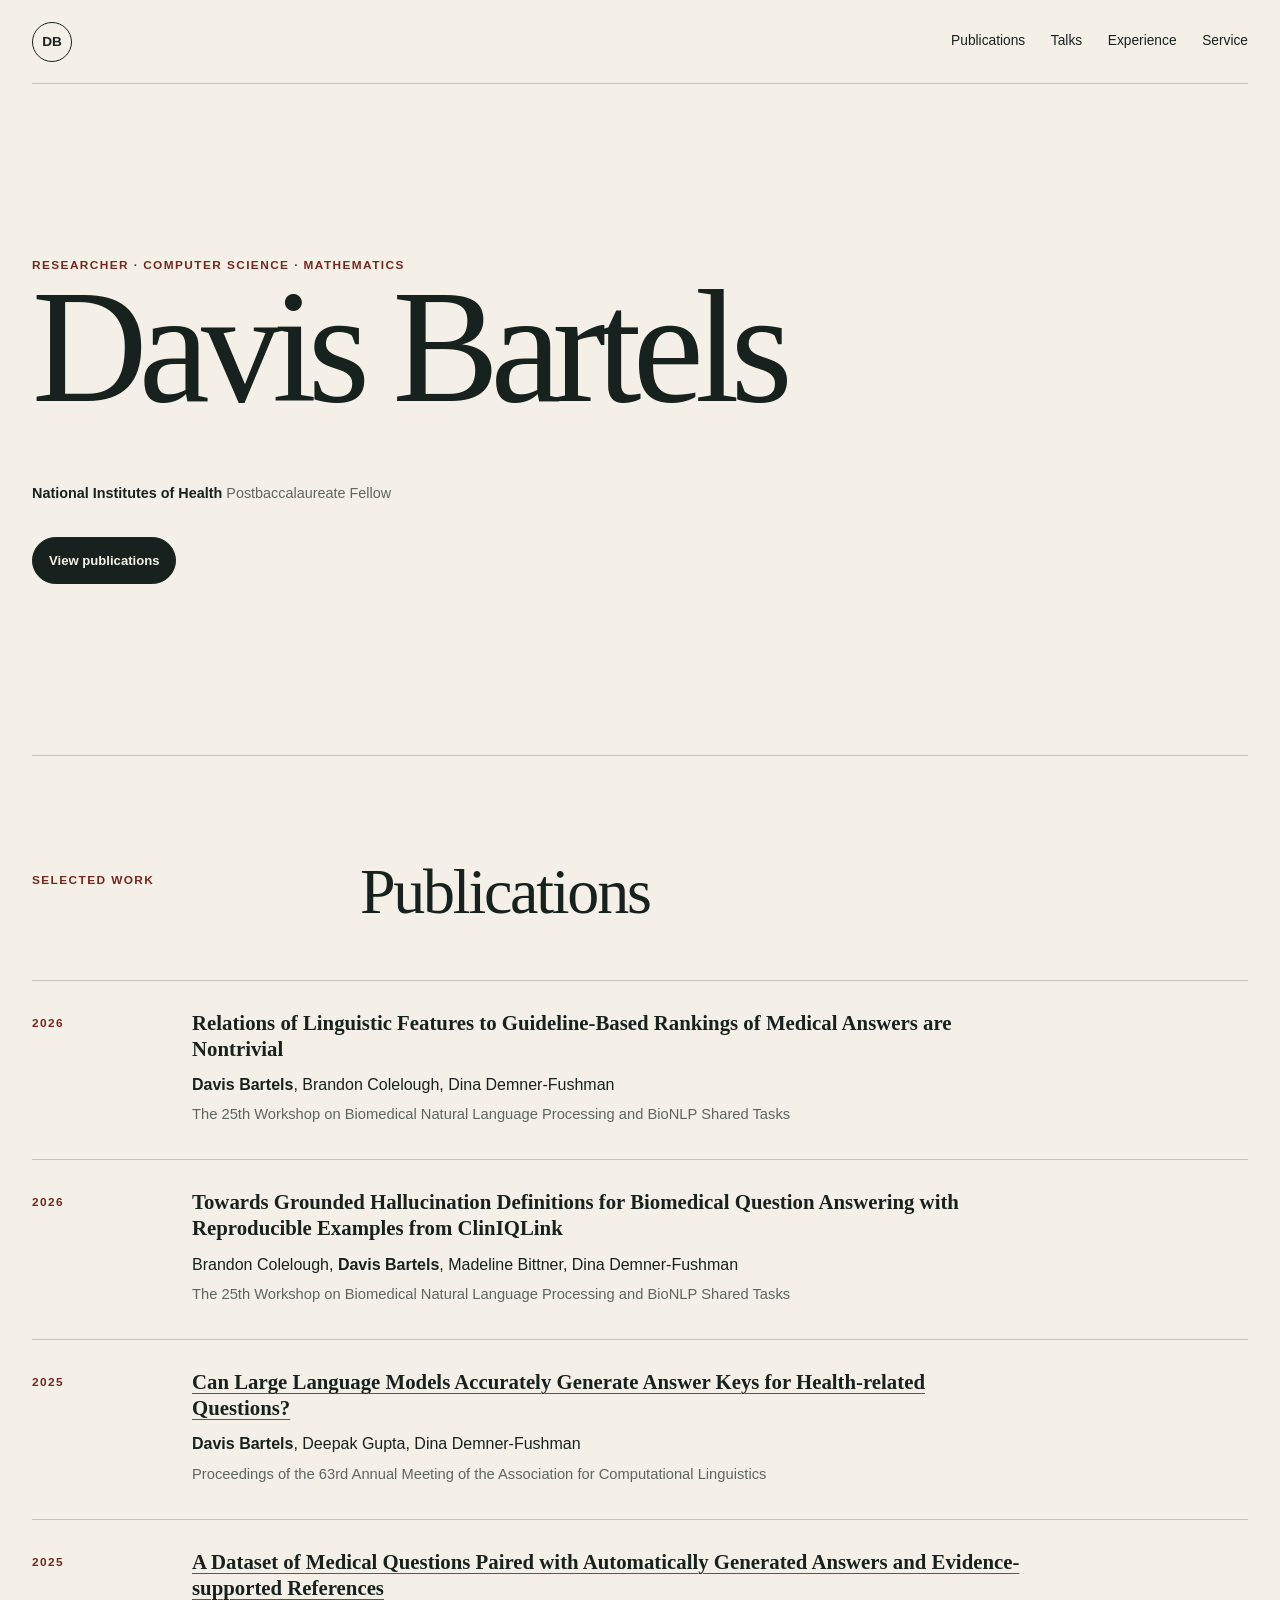
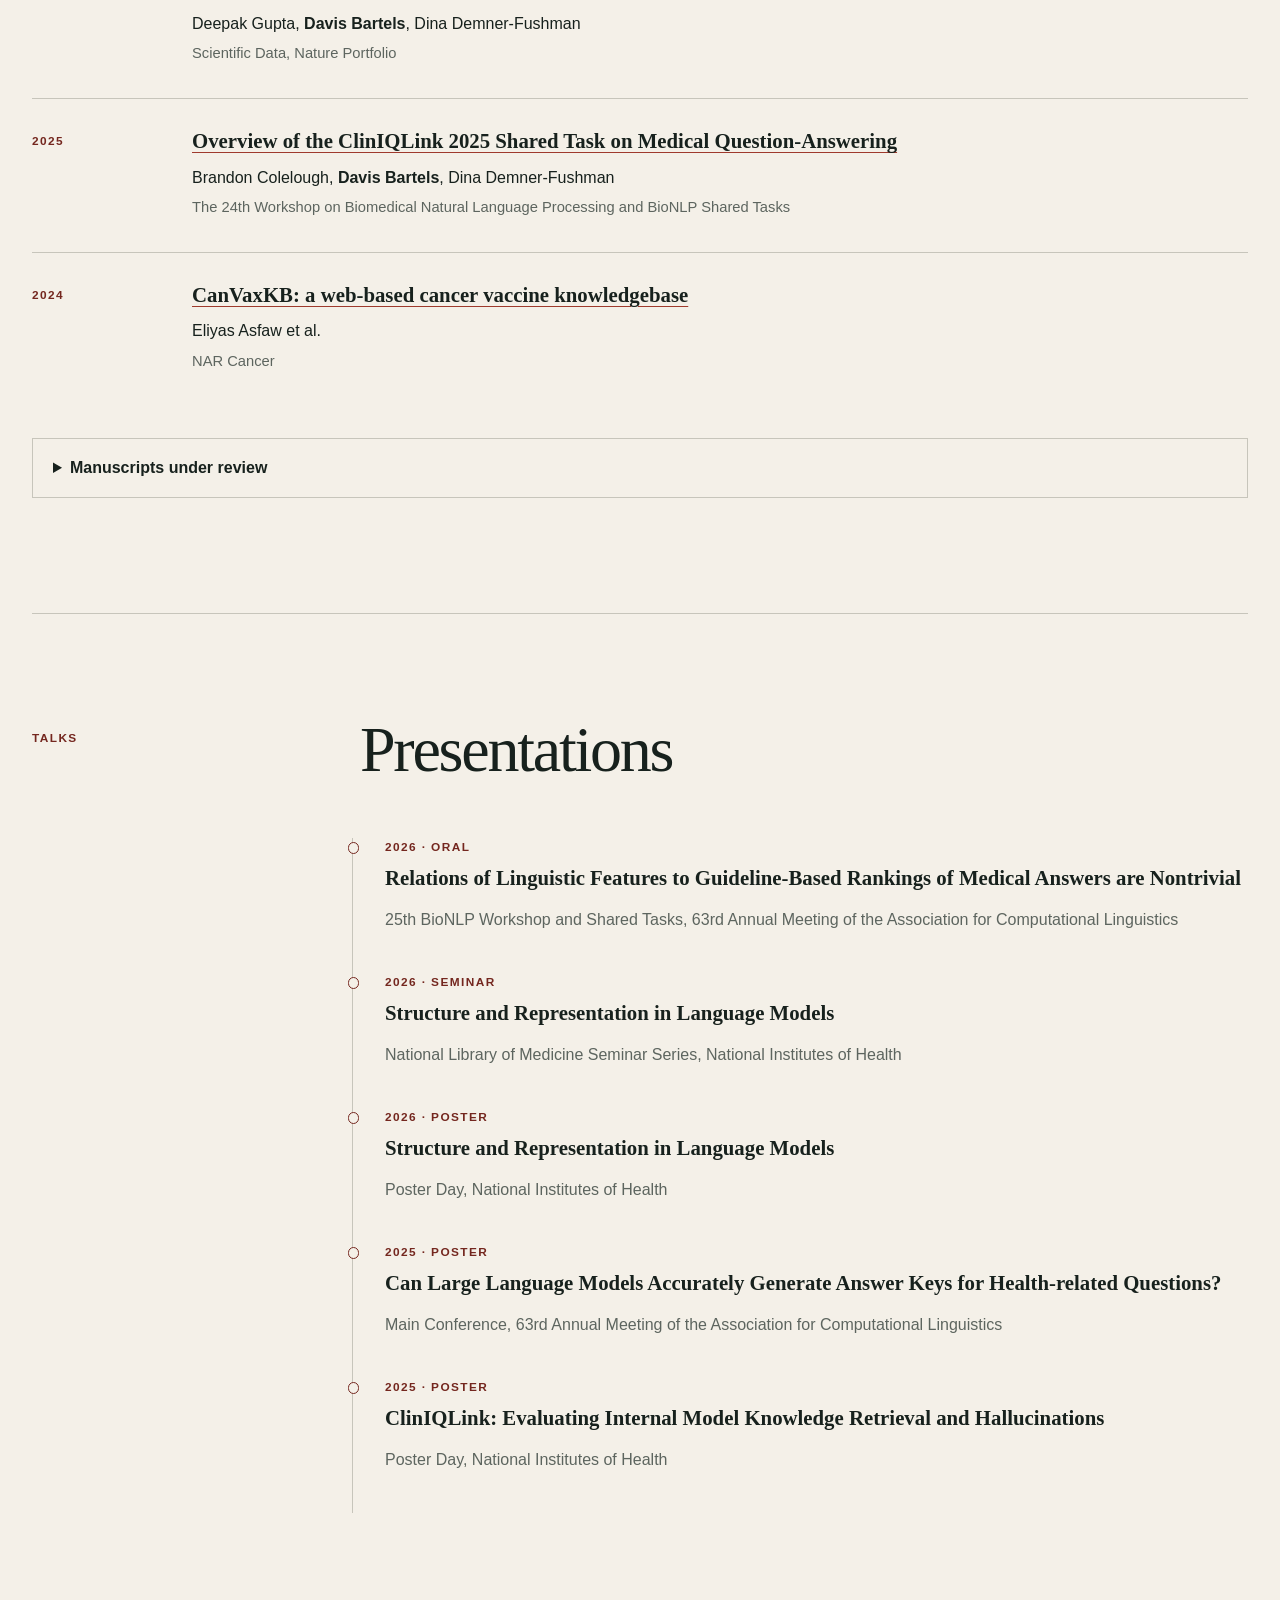
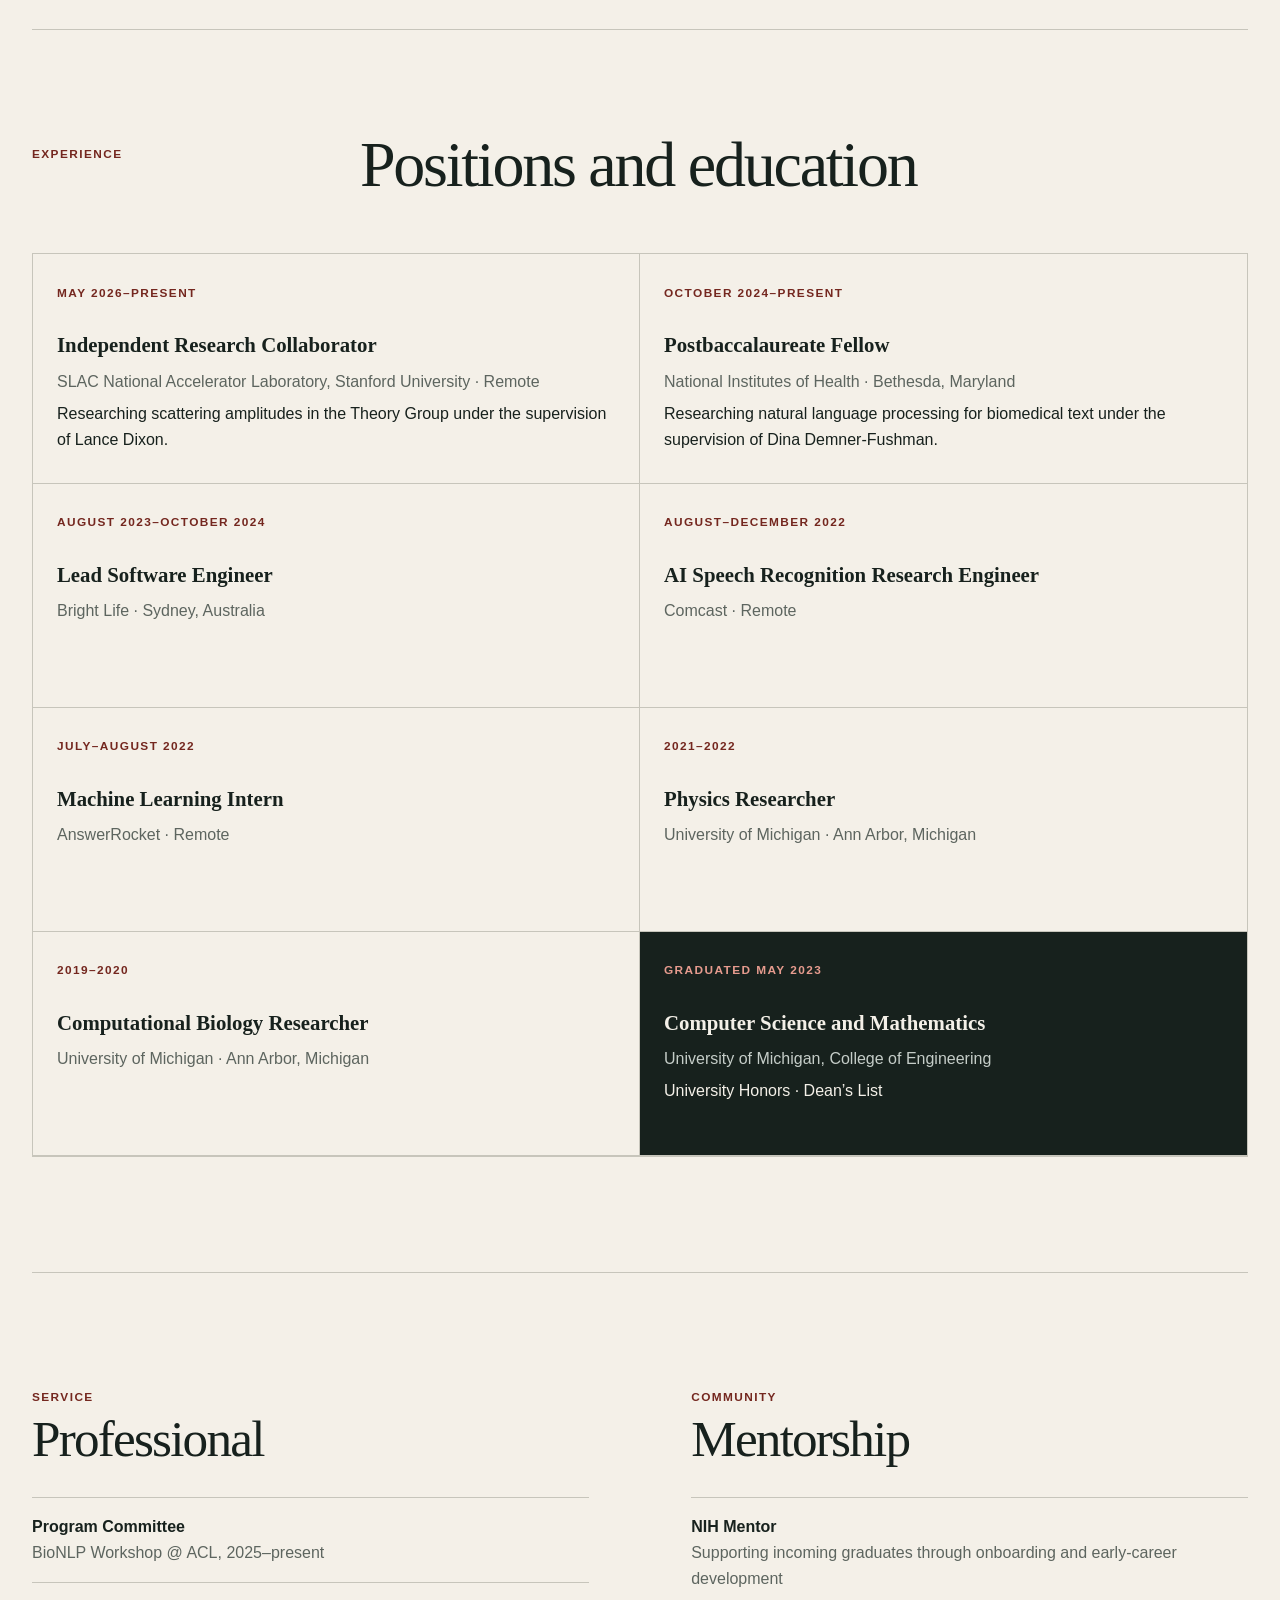
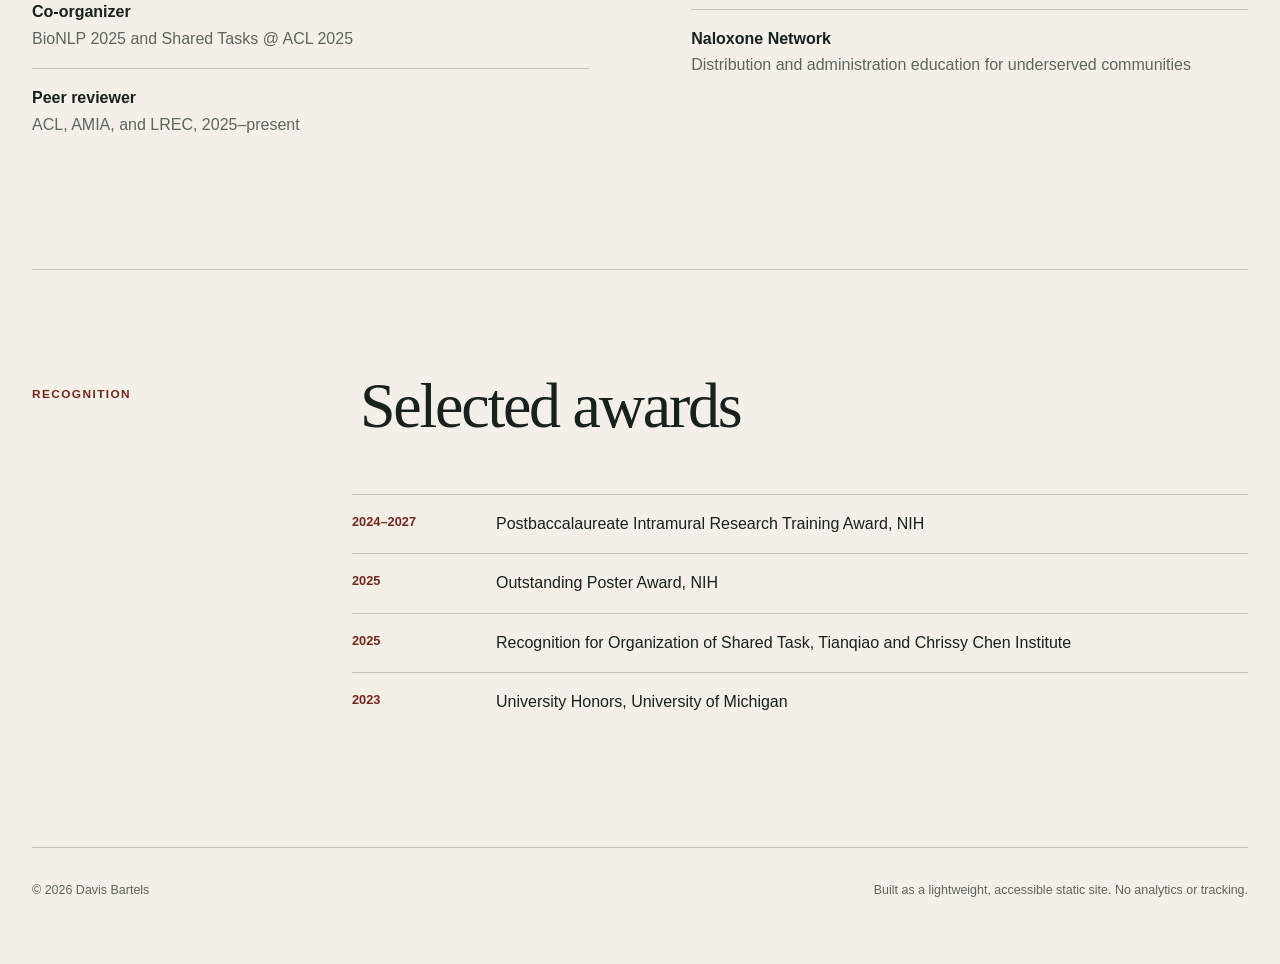
<file: index.html>
<!doctype html>
<html lang="en">
<head>
  <meta charset="utf-8">
  <meta name="viewport" content="width=device-width, initial-scale=1">
  <meta name="description" content="Research profile of Davis Bartels: biomedical natural language processing, trustworthy language models, and theoretical physics.">
  <meta name="robots" content="noindex, nofollow, noarchive, nosnippet, noimageindex">
  <meta name="googlebot" content="noindex, nofollow, noarchive, nosnippet, noimageindex">
  <meta name="bingbot" content="noindex, nofollow, noarchive, nosnippet, noimageindex">
  <meta name="referrer" content="strict-origin-when-cross-origin">
  <meta http-equiv="Permissions-Policy" content="camera=(), microphone=(), geolocation=(), interest-cohort=()">
  <meta name="color-scheme" content="light dark">
  <title>Davis Bartels | Research</title>
  <link rel="stylesheet" href="styles.css">
</head>
<body>
  <a class="skip-link" href="#main">Skip to content</a>
  <header class="site-header">
    <a class="wordmark" href="#top" aria-label="Davis Bartels, home">DB</a>
    <nav aria-label="Primary navigation">
      <a href="#publications">Publications</a>
      <a href="#talks">Talks</a>
      <a href="#experience">Experience</a>
      <a href="#service">Service</a>
    </nav>
  </header>

  <main id="main">
    <section class="hero" id="top" aria-labelledby="hero-title">
      <p class="eyebrow">Researcher · Computer science · Mathematics</p>
      <h1 id="hero-title">Davis Bartels</h1>
      <div class="affiliations" aria-label="Current affiliations">
        <p><span>National Institutes of Health</span> Postbaccalaureate Fellow</p>
      </div>
      <div class="hero-actions">
        <a class="button primary" href="#publications">View publications</a>
      </div>
    </section>

    <section class="section" id="publications" aria-labelledby="publications-title">
      <div class="section-heading">
        <p class="kicker">Selected work</p>
        <h2 id="publications-title">Publications</h2>
      </div>
      <ol class="publication-list">
        <li>
          <p class="pub-year">2026</p>
          <div>
            <h3>Relations of Linguistic Features to Guideline-Based Rankings of Medical Answers are Nontrivial</h3>
            <p><strong>Davis Bartels</strong>, Brandon Colelough, Dina Demner-Fushman</p>
            <p class="venue">The 25th Workshop on Biomedical Natural Language Processing and BioNLP Shared Tasks</p>
          </div>
        </li>
        <li>
          <p class="pub-year">2026</p>
          <div>
            <h3>Towards Grounded Hallucination Definitions for Biomedical Question Answering with Reproducible Examples from ClinIQLink</h3>
            <p>Brandon Colelough, <strong>Davis Bartels</strong>, Madeline Bittner, Dina Demner-Fushman</p>
            <p class="venue">The 25th Workshop on Biomedical Natural Language Processing and BioNLP Shared Tasks</p>
          </div>
        </li>
        <li>
          <p class="pub-year">2025</p>
          <div>
            <h3><a href="https://aclanthology.org/2025.acl-short.28/" rel="noopener noreferrer">Can Large Language Models Accurately Generate Answer Keys for Health-related Questions?</a></h3>
            <p><strong>Davis Bartels</strong>, Deepak Gupta, Dina Demner-Fushman</p>
            <p class="venue">Proceedings of the 63rd Annual Meeting of the Association for Computational Linguistics</p>
          </div>
        </li>
        <li>
          <p class="pub-year">2025</p>
          <div>
            <h3><a href="https://www.nature.com/articles/s41597-025-05336-3" rel="noopener noreferrer">A Dataset of Medical Questions Paired with Automatically Generated Answers and Evidence-supported References</a></h3>
            <p>Deepak Gupta, <strong>Davis Bartels</strong>, Dina Demner-Fushman</p>
            <p class="venue">Scientific Data, Nature Portfolio</p>
          </div>
        </li>
        <li>
          <p class="pub-year">2025</p>
          <div>
            <h3><a href="https://aclanthology.org/2025.bionlp-1.32/" rel="noopener noreferrer">Overview of the ClinIQLink 2025 Shared Task on Medical Question-Answering</a></h3>
            <p>Brandon Colelough, <strong>Davis Bartels</strong>, Dina Demner-Fushman</p>
            <p class="venue">The 24th Workshop on Biomedical Natural Language Processing and BioNLP Shared Tasks</p>
          </div>
        </li>
        <li>
          <p class="pub-year">2024</p>
          <div>
            <h3><a href="https://doi.org/10.1093/narcan/zcad060" rel="noopener noreferrer">CanVaxKB: a web-based cancer vaccine knowledgebase</a></h3>
            <p>Eliyas Asfaw et al.</p>
            <p class="venue">NAR Cancer</p>
          </div>
        </li>
      </ol>

      <details class="under-review">
        <summary>Manuscripts under review</summary>
        <div>
          <p><em>Beyond the Prompt: Approaches to Knowledge Boundary Detection in Large Language Models—A Systematic Literature Review.</em> Brandon Colelough, <strong>Davis Bartels</strong>, et al. Submitted to IEEE Transactions on Neural Networks and Learning Systems.</p>
          <p><em>BioACE: An Automated Framework for Biomedical Answer and Citation Evaluations.</em> Deepak Gupta, <strong>Davis Bartels</strong>, Dina Demner-Fushman. Submitted to Nature Machine Intelligence.</p>
          <p><em>ClinIQLink: A Neuro-Symbolic Pipeline for QA Generation with Crowd-Sourced Human-in-the-Loop Verification.</em> Brandon Colelough, <strong>Davis Bartels</strong>, Dina Demner-Fushman. Submitted to IJCAI-ECAI.</p>
        </div>
      </details>
    </section>

    <section class="section" id="talks" aria-labelledby="talks-title">
      <div class="section-heading">
        <p class="kicker">Talks</p>
        <h2 id="talks-title">Presentations</h2>
      </div>
      <div class="timeline">
        <article>
          <p class="timeline-date">2026 · Oral</p>
          <h3>Relations of Linguistic Features to Guideline-Based Rankings of Medical Answers are Nontrivial</h3>
          <p>25th BioNLP Workshop and Shared Tasks, 63rd Annual Meeting of the Association for Computational Linguistics</p>
        </article>
        <article>
          <p class="timeline-date">2026 · Seminar</p>
          <h3>Structure and Representation in Language Models</h3>
          <p>National Library of Medicine Seminar Series, National Institutes of Health</p>
        </article>
        <article>
          <p class="timeline-date">2026 · Poster</p>
          <h3>Structure and Representation in Language Models</h3>
          <p>Poster Day, National Institutes of Health</p>
        </article>
        <article>
          <p class="timeline-date">2025 · Poster</p>
          <h3>Can Large Language Models Accurately Generate Answer Keys for Health-related Questions?</h3>
          <p>Main Conference, 63rd Annual Meeting of the Association for Computational Linguistics</p>
        </article>
        <article>
          <p class="timeline-date">2025 · Poster</p>
          <h3>ClinIQLink: Evaluating Internal Model Knowledge Retrieval and Hallucinations</h3>
          <p>Poster Day, National Institutes of Health</p>
        </article>
      </div>
    </section>

    <section class="section" id="experience" aria-labelledby="experience-title">
      <div class="section-heading">
        <p class="kicker">Experience</p>
        <h2 id="experience-title">Positions and education</h2>
      </div>
      <div class="positions">
        <article>
          <p class="position-date">May 2026–present</p>
          <h3>Independent Research Collaborator</h3>
          <p class="institution">SLAC National Accelerator Laboratory, Stanford University · Remote</p>
          <p>Researching scattering amplitudes in the Theory Group under the supervision of Lance Dixon.</p>
        </article>
        <article>
          <p class="position-date">October 2024–present</p>
          <h3>Postbaccalaureate Fellow</h3>
          <p class="institution">National Institutes of Health · Bethesda, Maryland</p>
          <p>Researching natural language processing for biomedical text under the supervision of Dina Demner-Fushman.</p>
        </article>
        <article>
          <p class="position-date">August 2023–October 2024</p>
          <h3>Lead Software Engineer</h3>
          <p class="institution">Bright Life · Sydney, Australia</p>
        </article>
        <article>
          <p class="position-date">August–December 2022</p>
          <h3>AI Speech Recognition Research Engineer</h3>
          <p class="institution">Comcast · Remote</p>
        </article>
        <article>
          <p class="position-date">July–August 2022</p>
          <h3>Machine Learning Intern</h3>
          <p class="institution">AnswerRocket · Remote</p>
        </article>
        <article>
          <p class="position-date">2021–2022</p>
          <h3>Physics Researcher</h3>
          <p class="institution">University of Michigan · Ann Arbor, Michigan</p>
        </article>
        <article>
          <p class="position-date">2019–2020</p>
          <h3>Computational Biology Researcher</h3>
          <p class="institution">University of Michigan · Ann Arbor, Michigan</p>
        </article>
        <article class="education-card">
          <p class="position-date">Graduated May 2023</p>
          <h3>Computer Science and Mathematics</h3>
          <p class="institution">University of Michigan, College of Engineering</p>
          <p>University Honors · Dean’s List</p>
        </article>
      </div>
    </section>

    <section class="section split" id="service" aria-labelledby="service-title">
      <div>
        <div class="section-heading compact">
          <p class="kicker">Service</p>
          <h2 id="service-title">Professional</h2>
        </div>
        <ul class="clean-list">
          <li><span>Program Committee</span> BioNLP Workshop @ ACL, 2025–present</li>
          <li><span>Co-organizer</span> BioNLP 2025 and Shared Tasks @ ACL 2025</li>
          <li><span>Peer reviewer</span> ACL, AMIA, and LREC, 2025–present</li>
        </ul>
      </div>
      <div>
        <div class="section-heading compact">
          <p class="kicker">Community</p>
          <h2>Mentorship</h2>
        </div>
        <ul class="clean-list">
          <li><span>NIH Mentor</span> Supporting incoming graduates through onboarding and early-career development</li>
          <li><span>Naloxone Network</span> Distribution and administration education for underserved communities</li>
        </ul>
      </div>
    </section>

    <section class="section recognition" aria-labelledby="recognition-title">
      <div class="section-heading">
        <p class="kicker">Recognition</p>
        <h2 id="recognition-title">Selected awards</h2>
      </div>
      <ul class="award-list">
        <li><span>2024–2027</span> Postbaccalaureate Intramural Research Training Award, NIH</li>
        <li><span>2025</span> Outstanding Poster Award, NIH</li>
        <li><span>2025</span> Recognition for Organization of Shared Task, Tianqiao and Chrissy Chen Institute</li>
        <li><span>2023</span> University Honors, University of Michigan</li>
      </ul>
    </section>
  </main>

  <footer>
    <p>© <span id="year"></span> Davis Bartels</p>
    <p>Built as a lightweight, accessible static site. No analytics or tracking.</p>
  </footer>

  <script src="script.js"></script>
</body>
</html>
</file>
<file: styles.css>
:root {
  --paper: #f4f0e8;
  --ink: #17211d;
  --muted: #5d655f;
  --line: #c7c5bb;
  --accent: #9f3a2d;
  --accent-dark: #74271f;
  --panel: #e8e4da;
  --max: 76rem;
  --serif: Georgia, "Times New Roman", serif;
  --sans: Inter, ui-sans-serif, -apple-system, BlinkMacSystemFont, "Segoe UI", sans-serif;
}

* { box-sizing: border-box; }
html { scroll-behavior: smooth; }
body {
  margin: 0;
  background: var(--paper);
  color: var(--ink);
  font: 1rem/1.65 var(--sans);
  text-rendering: optimizeLegibility;
}
a { color: inherit; text-decoration-color: var(--accent); text-underline-offset: .2em; }
a:hover { color: var(--accent-dark); }
button, a { -webkit-tap-highlight-color: transparent; }
:focus-visible { outline: 3px solid var(--accent); outline-offset: 4px; }
.skip-link { position: fixed; left: 1rem; top: -5rem; z-index: 20; padding: .75rem 1rem; background: var(--ink); color: var(--paper); }
.skip-link:focus { top: 1rem; }

.site-header {
  position: relative;
  z-index: 10;
  display: flex;
  align-items: center;
  justify-content: space-between;
  width: min(calc(100% - 2rem), var(--max));
  margin: 0 auto;
  padding: 1.35rem 0;
  border-bottom: 1px solid var(--line);
}
.wordmark { display: grid; place-items: center; width: 2.5rem; height: 2.5rem; border: 1px solid var(--ink); border-radius: 50%; font: 700 .85rem/1 var(--sans); text-decoration: none; }
nav { display: flex; gap: clamp(.75rem, 2vw, 1.75rem); font-size: .86rem; }
nav a { text-decoration: none; }

main, footer { width: min(calc(100% - 2rem), var(--max)); margin-inline: auto; }
.hero { min-height: 42rem; display: flex; flex-direction: column; justify-content: center; padding: clamp(5rem, 10vw, 9rem) 0; border-bottom: 1px solid var(--line); }
.eyebrow, .kicker, .timeline-date, .position-date, .pub-year { margin: 0; color: var(--accent-dark); font-size: .74rem; font-weight: 750; letter-spacing: .12em; text-transform: uppercase; }
h1 { max-width: 10ch; margin: .2rem 0 1.5rem; font: 500 clamp(4rem, 13vw, 10rem)/.87 var(--serif); letter-spacing: -.055em; }
.lede { max-width: 58rem; margin: 0; font: 400 clamp(1.25rem, 2.4vw, 2rem)/1.4 var(--serif); }
.affiliations { display: flex; flex-wrap: wrap; gap: .5rem 2rem; margin-top: 2.5rem; color: var(--muted); font-size: .9rem; }
.affiliations p { margin: 0; }
.affiliations span { color: var(--ink); font-weight: 700; }
.hero-actions { display: flex; flex-wrap: wrap; gap: .75rem; margin-top: 2rem; }
.button { display: inline-flex; align-items: center; justify-content: center; min-height: 2.9rem; padding: .65rem 1rem; border: 1px solid var(--ink); background: transparent; color: var(--ink); border-radius: 999px; font: 700 .82rem/1 var(--sans); text-decoration: none; cursor: pointer; }
.button.primary { background: var(--ink); color: var(--paper); }
.button:hover { transform: translateY(-1px); }
.button.primary:hover { background: var(--accent-dark); color: #fff; border-color: var(--accent-dark); }

.section { padding: clamp(4.5rem, 9vw, 8rem) 0; border-bottom: 1px solid var(--line); scroll-margin-top: 1rem; }
.section-heading { display: grid; grid-template-columns: minmax(7rem, 1fr) 3fr; gap: 2rem; align-items: start; margin-bottom: 3.5rem; }
.section-heading h2 { margin: -.18em 0 0; font: 500 clamp(2.4rem, 5vw, 5rem)/1 var(--serif); letter-spacing: -.035em; }
.publication-list h3, .timeline h3, .positions h3 { margin: 0 0 .65rem; font: 600 1.3rem/1.25 var(--serif); }

.publication-list { list-style: none; margin: 0; padding: 0; }
.publication-list li { display: grid; grid-template-columns: 8rem 1fr; gap: 2rem; padding: 1.8rem 0; border-top: 1px solid var(--line); }
.publication-list p { margin: .25rem 0; }
.publication-list h3 { max-width: 52rem; }
.publication-list h3 a { text-decoration-thickness: .06em; }
.venue { color: var(--muted); font-size: .92rem; }
.under-review { margin-top: 2rem; border: 1px solid var(--line); }
.under-review summary { padding: 1rem 1.25rem; cursor: pointer; font-weight: 700; }
.under-review div { padding: 0 1.25rem 1rem; color: var(--muted); }

.timeline { margin-left: calc(25% + 1rem); }
.timeline article { position: relative; padding: 0 0 2.5rem 2rem; border-left: 1px solid var(--line); }
.timeline article::before { content: ""; position: absolute; left: -.34rem; top: .25rem; width: .62rem; height: .62rem; background: var(--paper); border: 1px solid var(--accent-dark); border-radius: 50%; }
.timeline h3 { margin-top: .45rem; }
.timeline article > p:last-child { margin-bottom: 0; color: var(--muted); }

.positions { display: grid; grid-template-columns: repeat(2, 1fr); border: 1px solid var(--line); }
.positions article { min-height: 14rem; padding: 1.5rem; border-right: 1px solid var(--line); border-bottom: 1px solid var(--line); }
.positions article:nth-child(even) { border-right: 0; }
.positions h3 { margin-top: 1.8rem; }
.positions p { margin: .35rem 0; }
.institution { color: var(--muted); }
.education-card { background: var(--ink); color: var(--paper); }
.education-card .position-date { color: #e69b8e; }
.education-card .institution { color: #c5cdc8; }

.split { display: grid; grid-template-columns: repeat(2, 1fr); gap: clamp(3rem, 8vw, 7rem); }
.section-heading.compact { display: block; margin-bottom: 2rem; }
.section-heading.compact h2 { margin-top: .35rem; font-size: clamp(2.2rem, 4vw, 4rem); }
.clean-list, .award-list { list-style: none; margin: 0; padding: 0; }
.clean-list li { padding: 1rem 0; border-top: 1px solid var(--line); color: var(--muted); }
.clean-list span { display: block; color: var(--ink); font-weight: 700; }
.award-list { margin-left: calc(25% + 1rem); }
.award-list li { display: grid; grid-template-columns: 8rem 1fr; gap: 1rem; padding: 1rem 0; border-top: 1px solid var(--line); }
.award-list span { color: var(--accent-dark); font-size: .8rem; font-weight: 700; }

footer { display: flex; justify-content: space-between; gap: 2rem; padding: 2rem 0 4rem; color: var(--muted); font-size: .78rem; }
footer p { margin: 0; }

@media (max-width: 760px) {
  nav { display: none; }
  .hero { min-height: auto; }
  .section-heading { display: block; }
  .section-heading .kicker { margin-bottom: 1rem; }
  .positions, .split { grid-template-columns: 1fr; }
  .positions article, .positions article:nth-child(even) { border-right: 0; }
  .publication-list li { grid-template-columns: 1fr; gap: .65rem; }
  .timeline, .award-list { margin-left: 0; }
  footer { flex-direction: column; }
}

@media (prefers-reduced-motion: reduce) {
  html { scroll-behavior: auto; }
  *, *::before, *::after { transition-duration: .01ms !important; animation-duration: .01ms !important; }
}

@media (prefers-color-scheme: dark) {
  :root { --paper: #121713; --ink: #f1efe7; --muted: #adb6af; --line: #3c443e; --accent: #e38d7f; --accent-dark: #f2a99d; --panel: #202721; }
  .education-card { background: #e8e5dc; color: #17211d; }
  .education-card .institution { color: #4f5b54; }
}

@media print {
  .site-header, .hero-actions { display: none; }
  :root { --paper: #fff; --ink: #000; --muted: #333; --line: #aaa; }
  body { font-size: 10pt; }
  .hero { min-height: auto; padding: 2rem 0; }
  .section { padding: 2rem 0; break-inside: avoid; }
}
</file>
